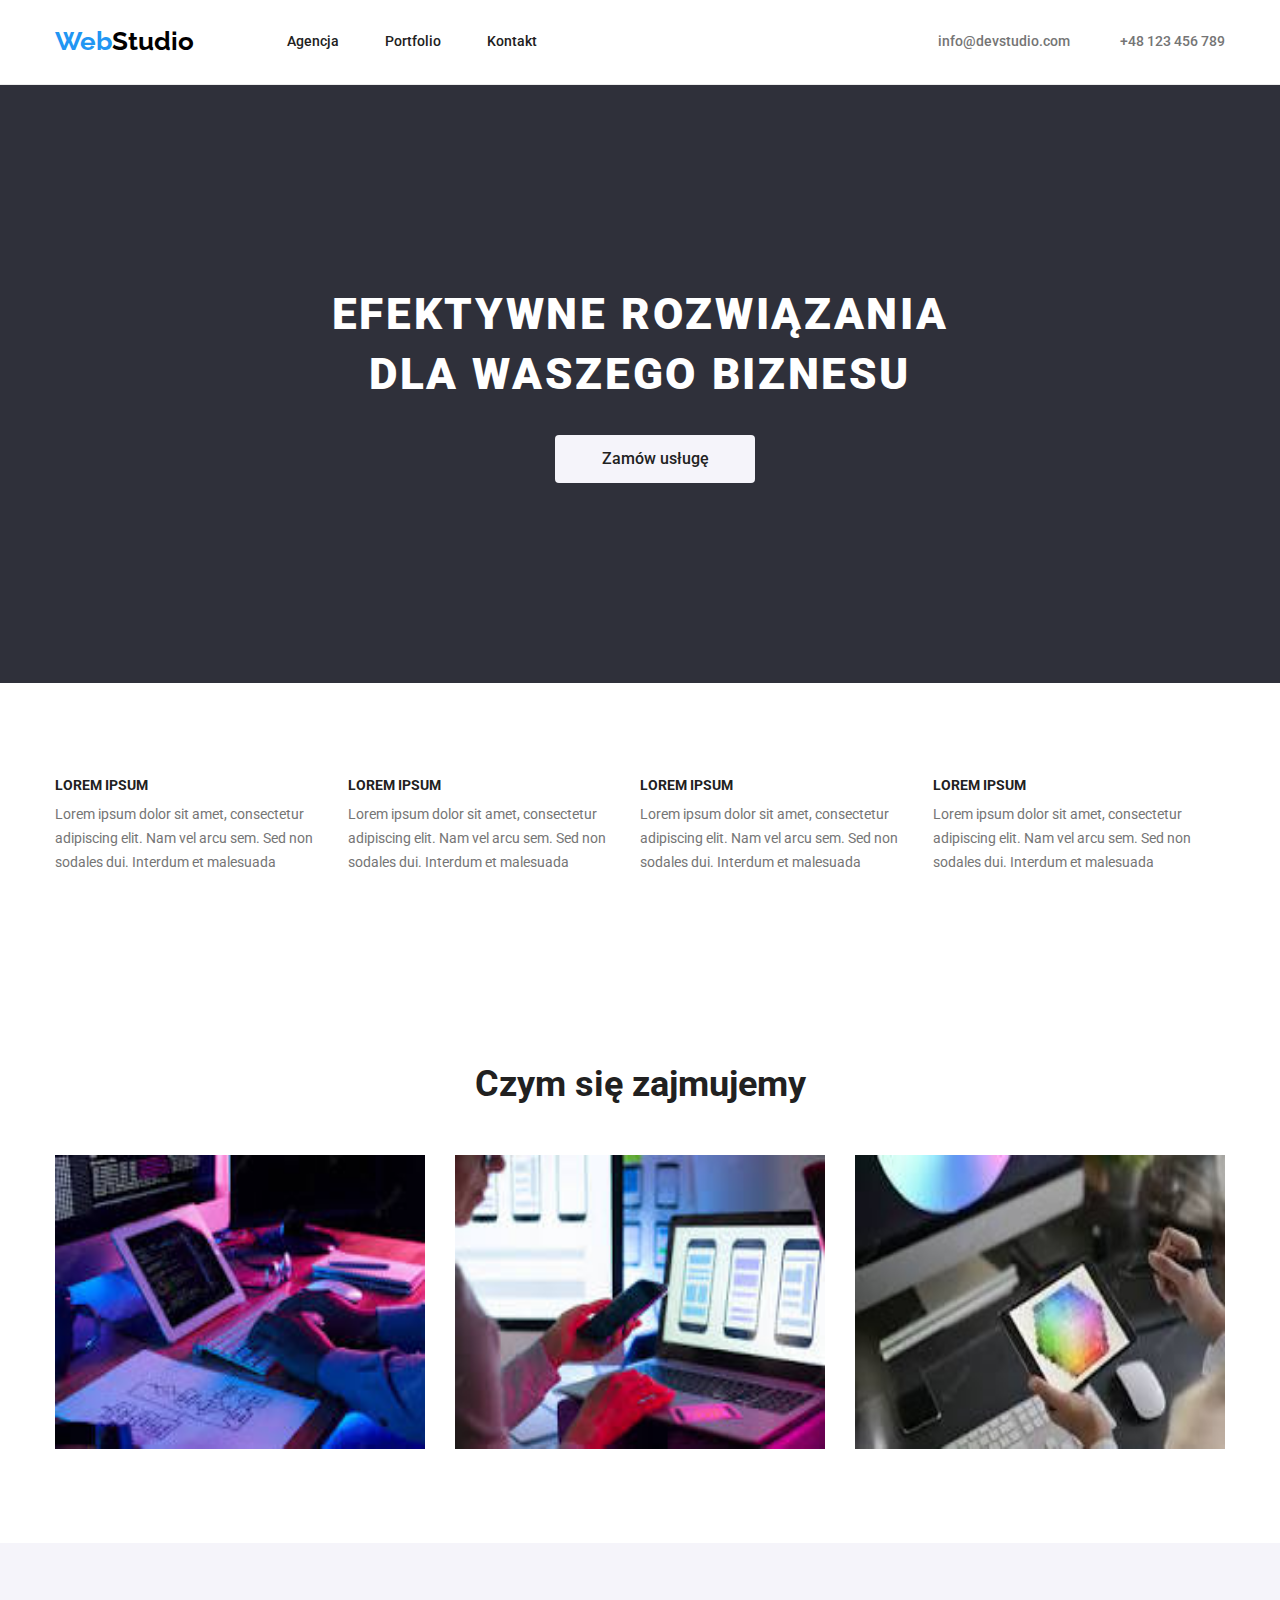
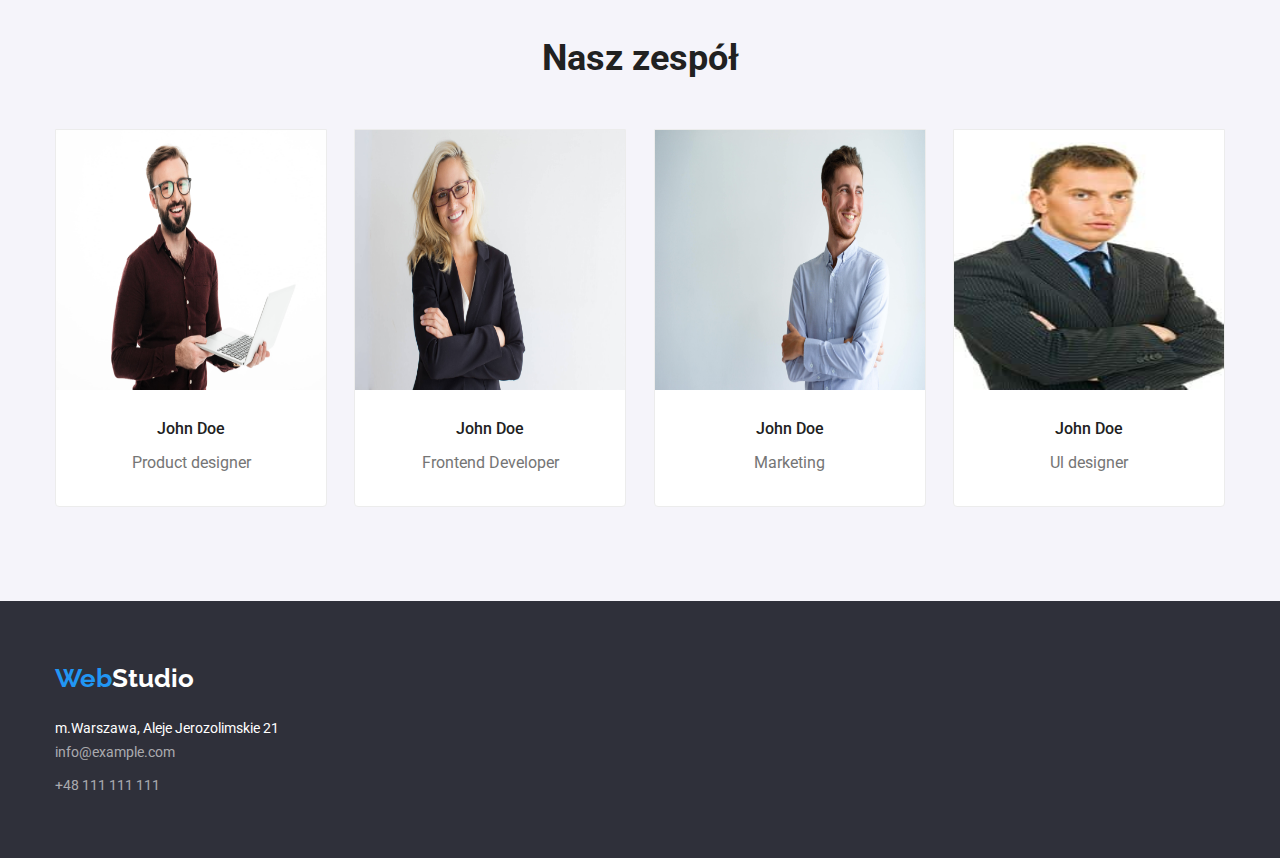
<file: index.html>
<!DOCTYPE html>
<html lang="pl">
  <head>
    <link
      rel="stylesheet"
      href="https://cdnjs.cloudflare.com/ajax/libs/modern-normalize/1.0.0/modern-normalize.min.css"
    />
    <title>WebStudio-Start</title>
    <link rel="stylesheet" href="./css/styles.css" />
    <link rel="preconnect" href="https://fonts.googleapis.com" />
    <link rel="preconnect" href="https://fonts.gstatic.com" crossorigin />
    <link
      href="https://fonts.googleapis.com/css2?family=Raleway:wght@700&family=Roboto:wght@400;500;700;900&display=swap"
      rel="stylesheet"
    />
  </head>
  <body>
    <header class="header">
      <div class="container">
        <nav class="navigation">
          <a class="logo navigation-logo" href="index.html"
            ><span style="color: var(--brand-blue)">Web</span
            ><span>Studio</span></a
          >
          <ul class="navigation-list list">
            <li class="navigation-list-item">
              <a class="link" href="index.html">Agencja</a>
            </li>
            <li class="navigation-list-item">
              <a class="link" href="portfolio.html">Portfolio</a>
            </li>
            <li class="navigation-list-item">
              <a class="link" href="index.html">Kontakt</a>
            </li>
          </ul>
        </nav>
        <ul class="contact-list list">
          <li class="contact-list-item">
            <a class="contact" href="mailto:info@devstudio.com"
              >info@devstudio.com</a
            >
          </li>
          <li class="contact-list-item">
            <a class="contact" href="tel:48123456789">+48 123 456 789</a>
          </li>
        </ul>
      </div>
    </header>
    <main>
      <section class="section dark">
        <div class="container">
          <div class="title-container">
            <h1 class="title">EFEKTYWNE ROZWIĄZANIA DLA WASZEGO BIZNESU</h1>
            <button class="button" type="button">Zamów usługę</button>
          </div>
        </div>
      </section>
      <section class="section applications">
        <div class="container">
          <h2 class="hidden">INTUICYJNE APLIKACJE</h2>
          <ul class="application-list list">
            <li>
              <h3 class="small-header">LOREM IPSUM</h3>
              <p>
                Lorem ipsum dolor sit amet, consectetur adipiscing elit. Nam vel
                arcu sem. Sed non sodales dui. Interdum et malesuada
              </p>
            </li>
            <li>
              <h3 class="small-header">LOREM IPSUM</h3>
              <p>
                Lorem ipsum dolor sit amet, consectetur adipiscing elit. Nam vel
                arcu sem. Sed non sodales dui. Interdum et malesuada
              </p>
            </li>
            <li>
              <h3 class="small-header">LOREM IPSUM</h3>
              <p>
                Lorem ipsum dolor sit amet, consectetur adipiscing elit. Nam vel
                arcu sem. Sed non sodales dui. Interdum et malesuada
              </p>
            </li>
            <li>
              <h3 class="small-header">LOREM IPSUM</h3>
              <p>
                Lorem ipsum dolor sit amet, consectetur adipiscing elit. Nam vel
                arcu sem. Sed non sodales dui. Interdum et malesuada
              </p>
            </li>
          </ul>
        </div>
      </section>
      <section class="section presentation">
        <div class="container">
          <h2 class="big-header">Czym się zajmujemy</h2>
          <ul class="presentation-list list">
            <li>
              <img
                src="images/closeup.jpg"
                alt="couple"
                width="370"
                height="294"
              />
            </li>
            <li>
              <img
                src="images/webdesigners.jpg"
                alt="laptop"
                width="370"
                height="294"
              />
            </li>
            <li>
              <img
                src="images/createartist.jpg"
                alt="project"
                width="370"
                height="294"
              />
            </li>
          </ul>
        </div>
      </section>
      <section class="section designers team">
        <div class="container">
          <div>
            <h2 class="big-header">Nasz zespół</h2>
            <ul class="designers-list list">
              <li class="white designers-photo">
                <img
                  src="images/simon.jpg"
                  alt="john"
                  width="270"
                  height="260"
                />
                <h3 class="small-header-index">John Doe</h3>
                <h4 class="photo-text">Product designer</h4>
              </li>
              <li class="white designers-photo">
                <img
                  src="images/cher.jpg"
                  alt="joline"
                  width="270"
                  height="260"
                />
                <h3 class="small-header-index">John Doe</h3>
                <h4 class="photo-text">Frontend Developer</h4>
              </li>
              <li class="white designers-photo">
                <img
                  src="images/mark.jpg"
                  alt="michael"
                  width="270"
                  height="260"
                />
                <h3 class="small-header-index">John Doe</h3>
                <h4 class="photo-text">Marketing</h4>
              </li>
              <li class="white designers-photo">
                <img
                  src="images/john.jpg"
                  alt="matthew"
                  width="270"
                  height="260"
                />
                <h3 class="small-header-index">John Doe</h3>
                <h4 class="photo-text">Ul designer</h4>
              </li>
            </ul>
          </div>
        </div>
      </section>
    </main>
    <footer class="footer dark">
      <div class="container">
        <div class="footer-block">
          <a class="logo footer-logo" href="index.html"
            ><span style="color: var(--brand-blue)">Web</span
            ><span style="color: var(--font-light)">Studio</span></a
          >
          <address class="non-italic">
            <p>m.Warszawa, Aleje Jerozolimskie 21</p>
            <ul>
              <li class="list contact-footer-item">
                <a class="contact-footer" href="mailto:info@example.com"
                  >info@example.com</a
                >
              </li>
              <li class="list contact-footer-item">
                <a class="contact-footer" href="tel:111111111"
                  >+48 111 111 111</a
                >
              </li>
            </ul>
          </address>
        </div>
      </div>
    </footer>
  </body>
</html>
</file>
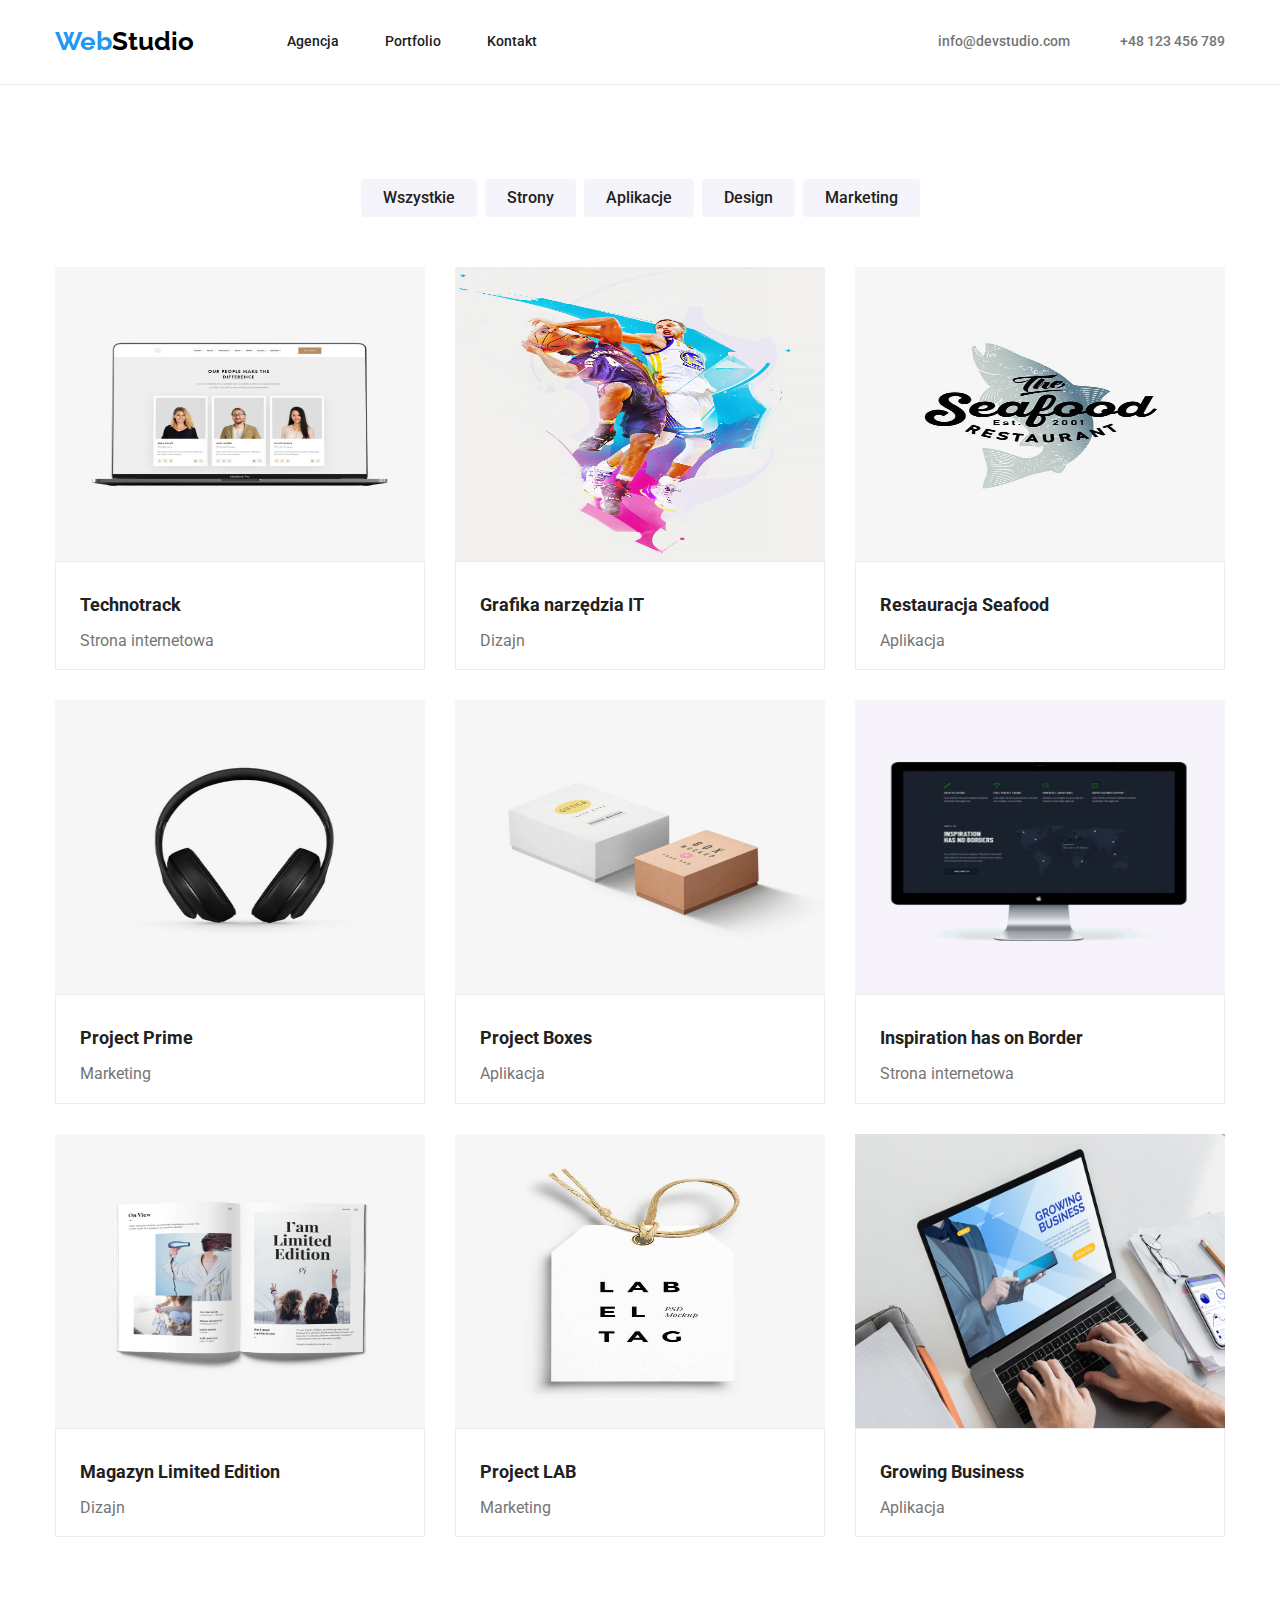
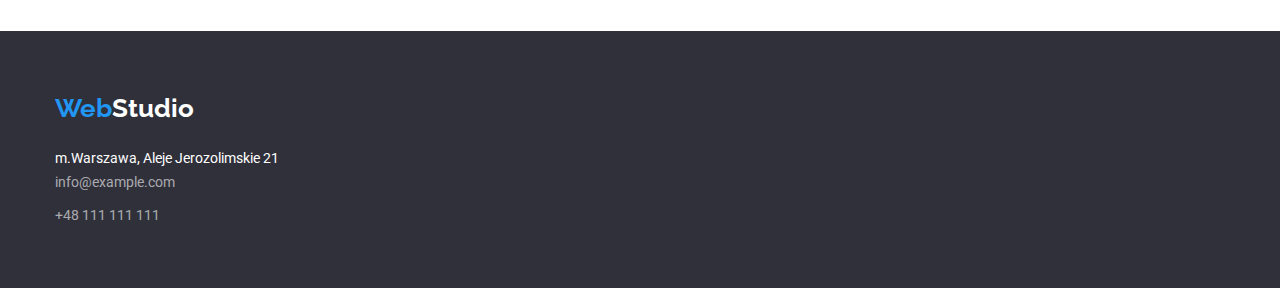
<file: portfolio.html>
<!DOCTYPE html>
<html lang="pl">
  <head>
    <link
      rel="stylesheet"
      href="https://cdnjs.cloudflare.com/ajax/libs/modern-normalize/1.0.0/modern-normalize.min.css"
    />
    <title>WebStudio-Portfolio</title>
    <link rel="stylesheet" href="./css/styles.css" />
    <link rel="preconnect" href="https://fonts.googleapis.com" />
    <link rel="preconnect" href="https://fonts.gstatic.com" crossorigin />
    <link
      href="https://fonts.googleapis.com/css2?family=Raleway:wght@700&family=Roboto:wght@400;500;700;900&display=swap"
      rel="stylesheet"
    />
  </head>
  <body>
    <header class="header">
      <div class="container">
        <nav class="navigation">
          <a class="logo navigation-logo" href="index.html"
            ><span style="color: var(--brand-blue)">Web</span
            ><span>Studio</span></a
          >
          <ul class="navigation-list list">
            <li class="navigation-list-item">
              <a class="link" href="index.html">Agencja</a>
            </li>
            <li class="navigation-list-item">
              <a class="link" href="portfolio.html">Portfolio</a>
            </li>
            <li class="navigation-list-item">
              <a class="link" href="index.html">Kontakt</a>
            </li>
          </ul>
        </nav>
        <ul class="contact-list list">
          <li class="contact-list-item">
            <a class="contact" href="mailto:info@devstudio.com"
              >info@devstudio.com</a
            >
          </li>
          <li class="contact-list-item">
            <a class="contact" href="tel:48123456789">+48 123 456 789</a>
          </li>
        </ul>
      </div>
    </header>
    <main>
      <section class="section">
        <h2 class="hidden">Buttons</h2>
        <div class="container btn">
          <ul class="btn-item list">
            <li class="btn-list-item">
              <button class="button-portfolio" type="button">Wszystkie</button>
            </li>
            <li class="btn-list-item">
              <button class="button-portfolio" type="button">Strony</button>
            </li>
            <li class="btn-list-item">
              <button class="button-portfolio" type="button">Aplikacje</button>
            </li>
            <li class="btn-list-item">
              <button class="button-portfolio" type="button">Design</button>
            </li>
            <li class="btn-list-item">
              <button class="button-portfolio" type="button">Marketing</button>
            </li>
          </ul>
        </div>
        <div class="container">
          <div>
            <h2 class="hidden">Portfolio</h2>
            <ul class="portfolio-item-list list">
              <li>
                <img
                  src="images/technotrack.jpg"
                  alt="Technocrack"
                  width="370"
                  height="294"
                />
                <div class="portfolio-photo-descriprion">
                  <h3 class="small-header-portfolio">Technotrack</h3>
                  <h4 class="portfolio-photo-text">Strona internetowa</h4>
                </div>
              </li>
              <li>
                <img
                  src="images/graphicnew.jpg"
                  alt="IT"
                  width="370"
                  height="294"
                />
                <div class="portfolio-photo-descriprion">
                  <h3 class="small-header-portfolio">Grafika narzędzia IT</h3>
                  <h4 class="portfolio-photo-text">Dizajn</h4>
                </div>
              </li>
              <li>
                <img
                  src="images/seafood.jpg"
                  alt="Seafood"
                  width="370"
                  height="294"
                />
                <div class="portfolio-photo-descriprion">
                  <h3 class="small-header-portfolio">Restauracja Seafood</h3>
                  <h4 class="portfolio-photo-text">Aplikacja</h4>
                </div>
              </li>
              <li>
                <img
                  src="images/projectprime.jpg"
                  alt="Prime"
                  width="370"
                  height="294"
                />
                <div class="portfolio-photo-descriprion">
                  <h3 class="small-header-portfolio">Project Prime</h3>
                  <h4 class="portfolio-photo-text">Marketing</h4>
                </div>
              </li>
              <li>
                <img
                  src="images/projectboxes.jpg"
                  alt="Boxes"
                  width="370"
                  height="294"
                />
                <div class="portfolio-photo-descriprion">
                  <h3 class="small-header-portfolio">Project Boxes</h3>
                  <h4 class="portfolio-photo-text">Aplikacja</h4>
                </div>
              </li>
              <li>
                <img
                  src="images/inspiration.jpg"
                  alt="Inspiration"
                  width="370"
                  height="294"
                />
                <div class="portfolio-photo-descriprion">
                  <h3 class="small-header-portfolio">
                    Inspiration has on Border
                  </h3>
                  <h4 class="portfolio-photo-text">Strona internetowa</h4>
                </div>
              </li>

              <li>
                <img
                  src="images/magazine.jpg"
                  alt="Magazine"
                  width="370"
                  height="294"
                />
                <div class="portfolio-photo-descriprion">
                  <h3 class="small-header-portfolio">
                    Magazyn Limited Edition
                  </h3>
                  <h4 class="portfolio-photo-text">Dizajn</h4>
                </div>
              </li>
              <li>
                <img
                  src="images/projectlab.jpg"
                  alt="LAB"
                  width="370"
                  height="294"
                />
                <div class="portfolio-photo-descriprion">
                  <h3 class="small-header-portfolio">Project LAB</h3>
                  <h4 class="portfolio-photo-text">Marketing</h4>
                </div>
              </li>
              <li>
                <img
                  src="images/growingbusiness.jpg"
                  alt="Growing"
                  width="370"
                  height="294"
                />
                <div class="portfolio-photo-descriprion">
                  <h3 class="small-header-portfolio">Growing Business</h3>
                  <h4 class="portfolio-photo-text">Aplikacja</h4>
                </div>
              </li>
            </ul>
          </div>
        </div>
      </section>
    </main>
    <footer class="footer dark">
      <div class="container">
        <div class="footer-block">
          <a class="logo footer-logo" href="index.html"
            ><span style="color: var(--brand-blue)">Web</span
            ><span style="color: var(--font-light)">Studio</span></a
          >
          <address class="non-italic">
            <p>m.Warszawa, Aleje Jerozolimskie 21</p>
            <ul>
              <li class="list contact-footer-item">
                <a class="contact-footer" href="mailto:info@example.com"
                  >info@example.com</a
                >
              </li>
              <li class="list contact-footer-item">
                <a class="contact-footer" href="tel:111111111"
                  >+48 111 111 111</a
                >
              </li>
            </ul>
          </address>
        </div>
      </div>
    </footer>
  </body>
</html>
</file>
<file: css/styles.css>
:root {
  --brand-blue: #2196f3;
  --background-white: #ffffff;
  --background-grey: #f5f4fa;
  --background-dark: #2f303a;
  --font-normal: #757575;
  --font-dark: #212121;
  --font-light: #ffffff;
  --font-black: #000000;
  --font-contact-footer: rgba(255, 255, 255, 0.6);
  --header-bottom-border: #ececec;
  --portfolio-photo-border: #eeeeee;
}

* {
  margin: 0;
  padding: 0;
}

body {
  font-family: "Roboto", sans-serif;
  background-color: var(--background-white);
  color: var(--font-normal);
  font-size: 14px;
  font-weight: 400;
  line-height: 1.71;
  margin: 0;
  padding: 0;
}

h1,
h2,
h3,
h4,
h5,
h6 {
  margin: 0;
}

ul,
ol {
  margin: 0;
  padding: 0;
}

p {
  padding: 0;
}

img {
  display: block;
}

.list {
  list-style-type: none;
}

.logo {
  font-family: "Raleway", sans-serif;
  font-size: 26px;
  font-weight: 700;
  line-height: 1.38;
  color: var(--font-black);
  text-decoration: none;
}

.contact {
  color: var(--font-normal);
  text-decoration: none;
  font-weight: 500;
}

.contact:hover,
.contact:focus {
  color: var(--brand-blue);
}

.contact-footer {
  color: var(--font-contact-footer);
  text-decoration: none;
  font-weight: 400;
}

.contact-footer:hover,
.contact-footer:focus {
  color: var(--brand-blue);
}
.link {
  color: var(--font-dark);
  text-decoration: none;
  font-weight: 500;
}

.link:hover,
.link.focus,
.link:active {
  color: var(--brand-blue);
}

.button {
  width: 200px;
  background-color: var(--background-grey);
  color: var(--font-dark);
  margin: 0 auto;
  font-size: 16px;
  font-weight: 500;
  line-height: 1.63;
  cursor: pointer;
  font-family: inherit;
  display: block;
  padding: 11px 41px;
  border: none;
  border-radius: 4px;
}

.button:hover,
.button:focus,
.button:active,
.button-portfolio:hover,
.button-portfolio:focus,
.button-portfolio:active {
  background-color: var(--brand-blue);
  color: var(--font-light);
}

.dark {
  background-color: var(--background-dark);
  color: var(--font-light);
}

.team {
  background-color: var(--background-grey);
}

.white {
  background-color: var(--background-white);
}

.section {
  padding: 94px 0;
}

.title {
  font-size: 44px;
  font-weight: 900;
  line-height: 1.36;
  max-width: 696px;
  margin-left: auto;
  margin-right: auto;
  padding: 106px 0 30px 0;
  text-align: center;
  letter-spacing: 0.06em;
  text-transform: uppercase;
}

.title-container {
  padding-bottom: 106px;
}

.hidden {
  display: none;
}

.small-header {
  font-size: 14px;
  margin-bottom: 10px;
  line-height: 1.17;
  color: var(--font-dark);
}

.small-header-index {
  font-size: 16px;
  font-weight: 500;
  line-height: 1.17;
  color: var(--font-dark);
  text-align: center;
  padding-top: 30px;
}
.small-header-portfolio {
  font-size: 18px;
  line-height: 2;
  color: var(--font-dark);
}

.big-header {
  font-size: 36px;
  line-height: 1.17;
  color: var(--font-dark);
  text-align: center;
}

.non-italic {
  font-style: normal;
}

.photo-text {
  font-size: 16px;
  font-weight: 400;
  line-height: 1.71;
  text-align: center;
  padding: 10px 0 30px;
}

.container {
  box-sizing: border-box;
  padding: 0 15px;
  width: 100%;
  max-width: 1200px;
  margin: 0 auto;
  align-items: center;
}

.header {
  border-bottom: 1px solid var(--header-bottom-border);
}

.header .container {
  display: flex;
  align-items: center;
  justify-content: space-between;
  padding: 24px 15px;
}

.navigation {
  display: flex;
}

.navigation-list {
  display: flex;
  align-items: center;
}

.navigation-list-item:not(:last-child) {
  margin-right: 46px;
}

.navigation-logo {
  margin-right: 93px;
}

.header .contact-list {
  display: flex;
}

.contact-list-item:not(:first-child) {
  margin-left: 50px;
}

.section-title {
  padding: 200px auto;
}

.section .button {
  margin: 0 500px;
}

.application-list {
  display: flex;
  flex-direction: row;
}

.presentation-list {
  display: flex;
  flex-direction: row;
  justify-content: space-between;
  padding-top: 50px;
}

.designers-list {
  display: flex;
  flex-direction: row;
  justify-content: space-between;
  padding-top: 50px;
}

.designers-photo {
  border-bottom-right-radius: 4px;
  border-bottom-left-radius: 4px;
  border: 1px solid var(--header-bottom-border);
}

.btn {
  padding-bottom: 50px;
}

.btn-list-item:not(:last-child) {
  margin-right: 8px;
}

.btn-item {
  display: flex;
  flex-direction: row;
  border-start-end-radius: 4px;
  justify-content: center;
}

.button-portfolio {
  background-color: var(--background-grey);
  color: var(--font-dark);
  font-size: 16px;
  font-weight: 500;
  line-height: 1.63;
  cursor: pointer;
  font-family: inherit;
  display: block;
  padding: 6px 22px;
  border: none;
  border-radius: 4px;
}

.portfolio-item-list {
  display: flex;
  flex-wrap: wrap;
  gap: 30px;
}

.portfolio-photo-descriprion {
  padding: 25px 24px 15px;
  border: 1px solid var(--header-bottom-border);
}

.portfolio-photo-text {
  font-size: 16px;
  font-weight: 400;
  line-height: 1.71;
  padding-top: 4px;
}

.footer-block {
  padding: 60px 0;
}
.footer-logo {
  display: block;
  margin-bottom: 20px;
}

.contact-footer-item:not(:last-child) {
  margin-bottom: 9px;
}
</file>
